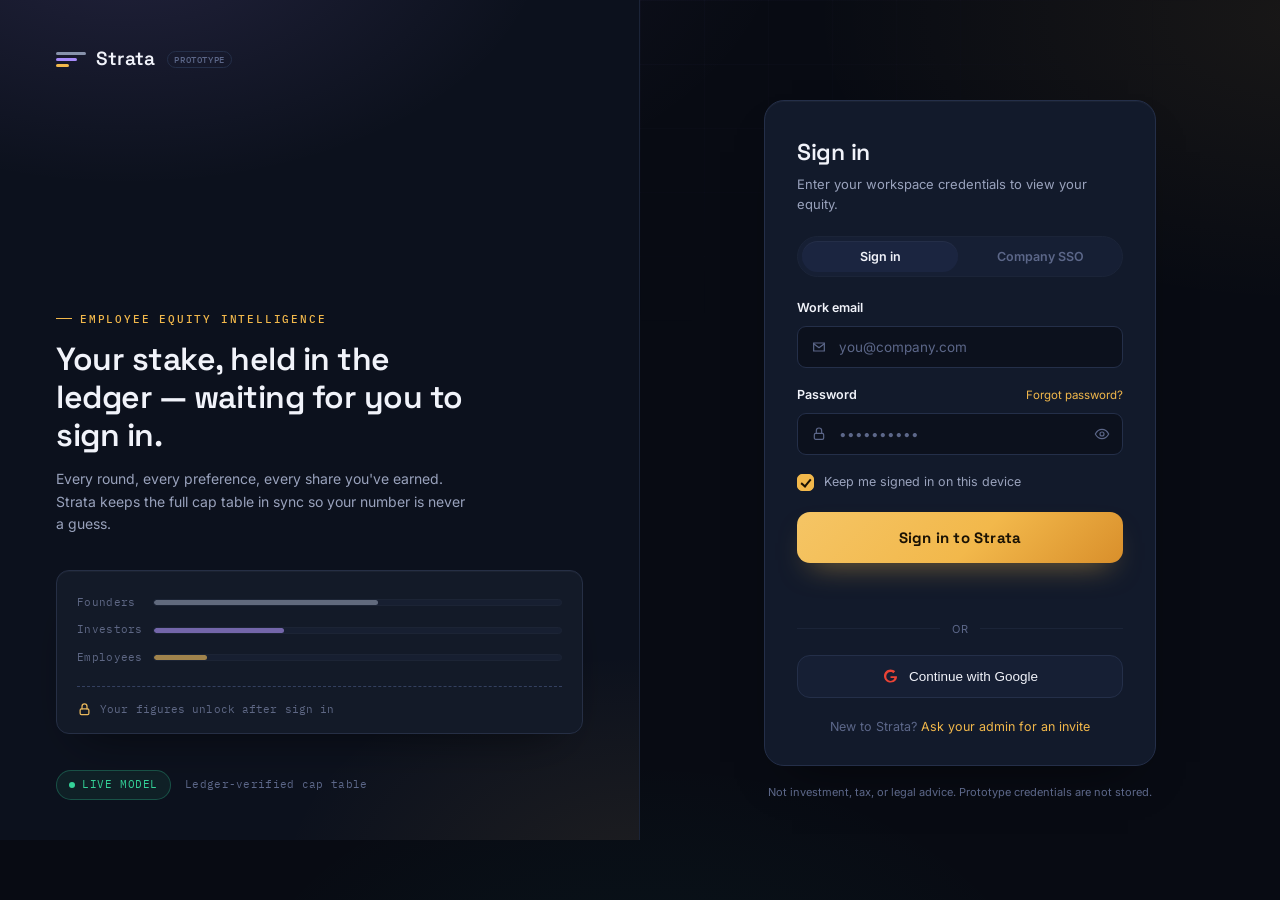
<file: index.html>
<!DOCTYPE html>
<html lang="en">
<head>
    <meta charset="UTF-8">
    <meta name="viewport" content="width=device-width, initial-scale=1.0">

    <title>Strata — Sign in</title>

    <script>
        window.location.replace("login.html");
    </script>
</head>

<body>
    <noscript>
        <p>
            JavaScript is required to access Strata.
            <a href="login.html">Continue to Sign in</a>
        </p>
    </noscript>
</body>
</html>
</file>
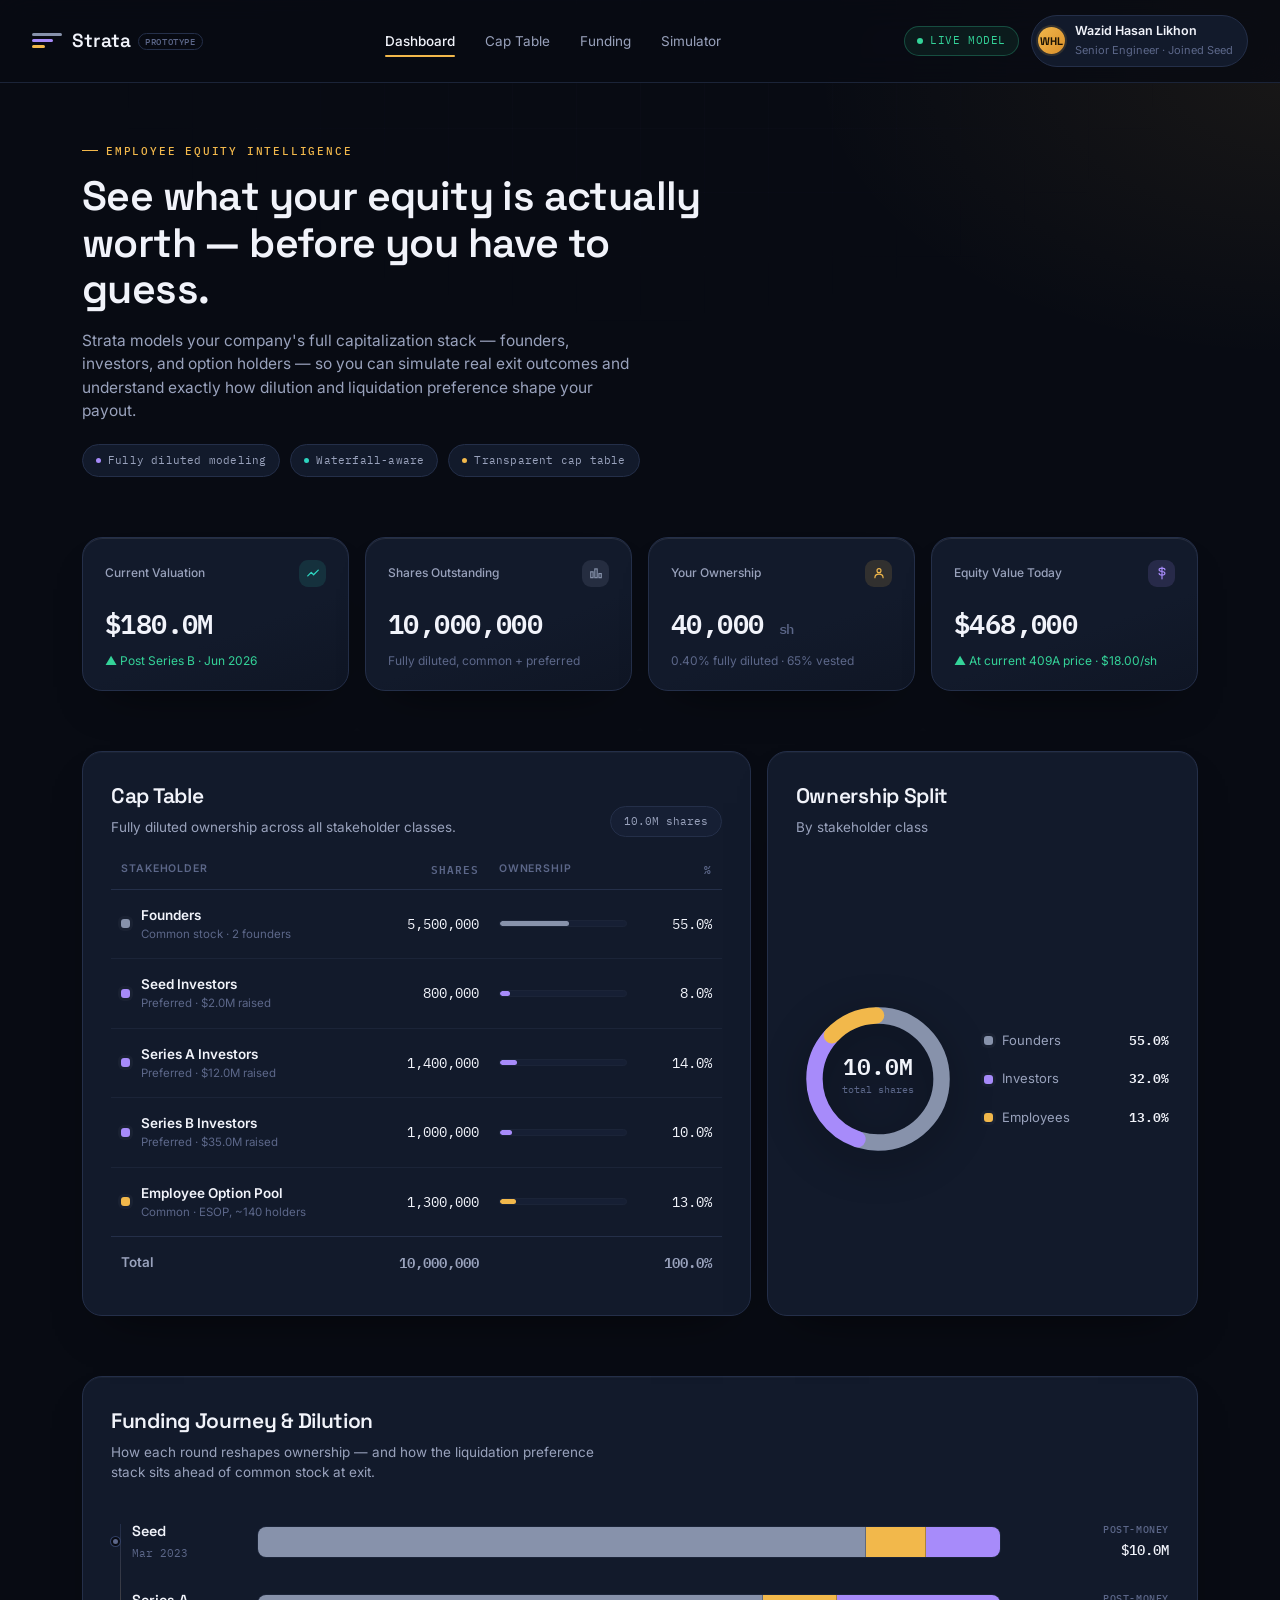
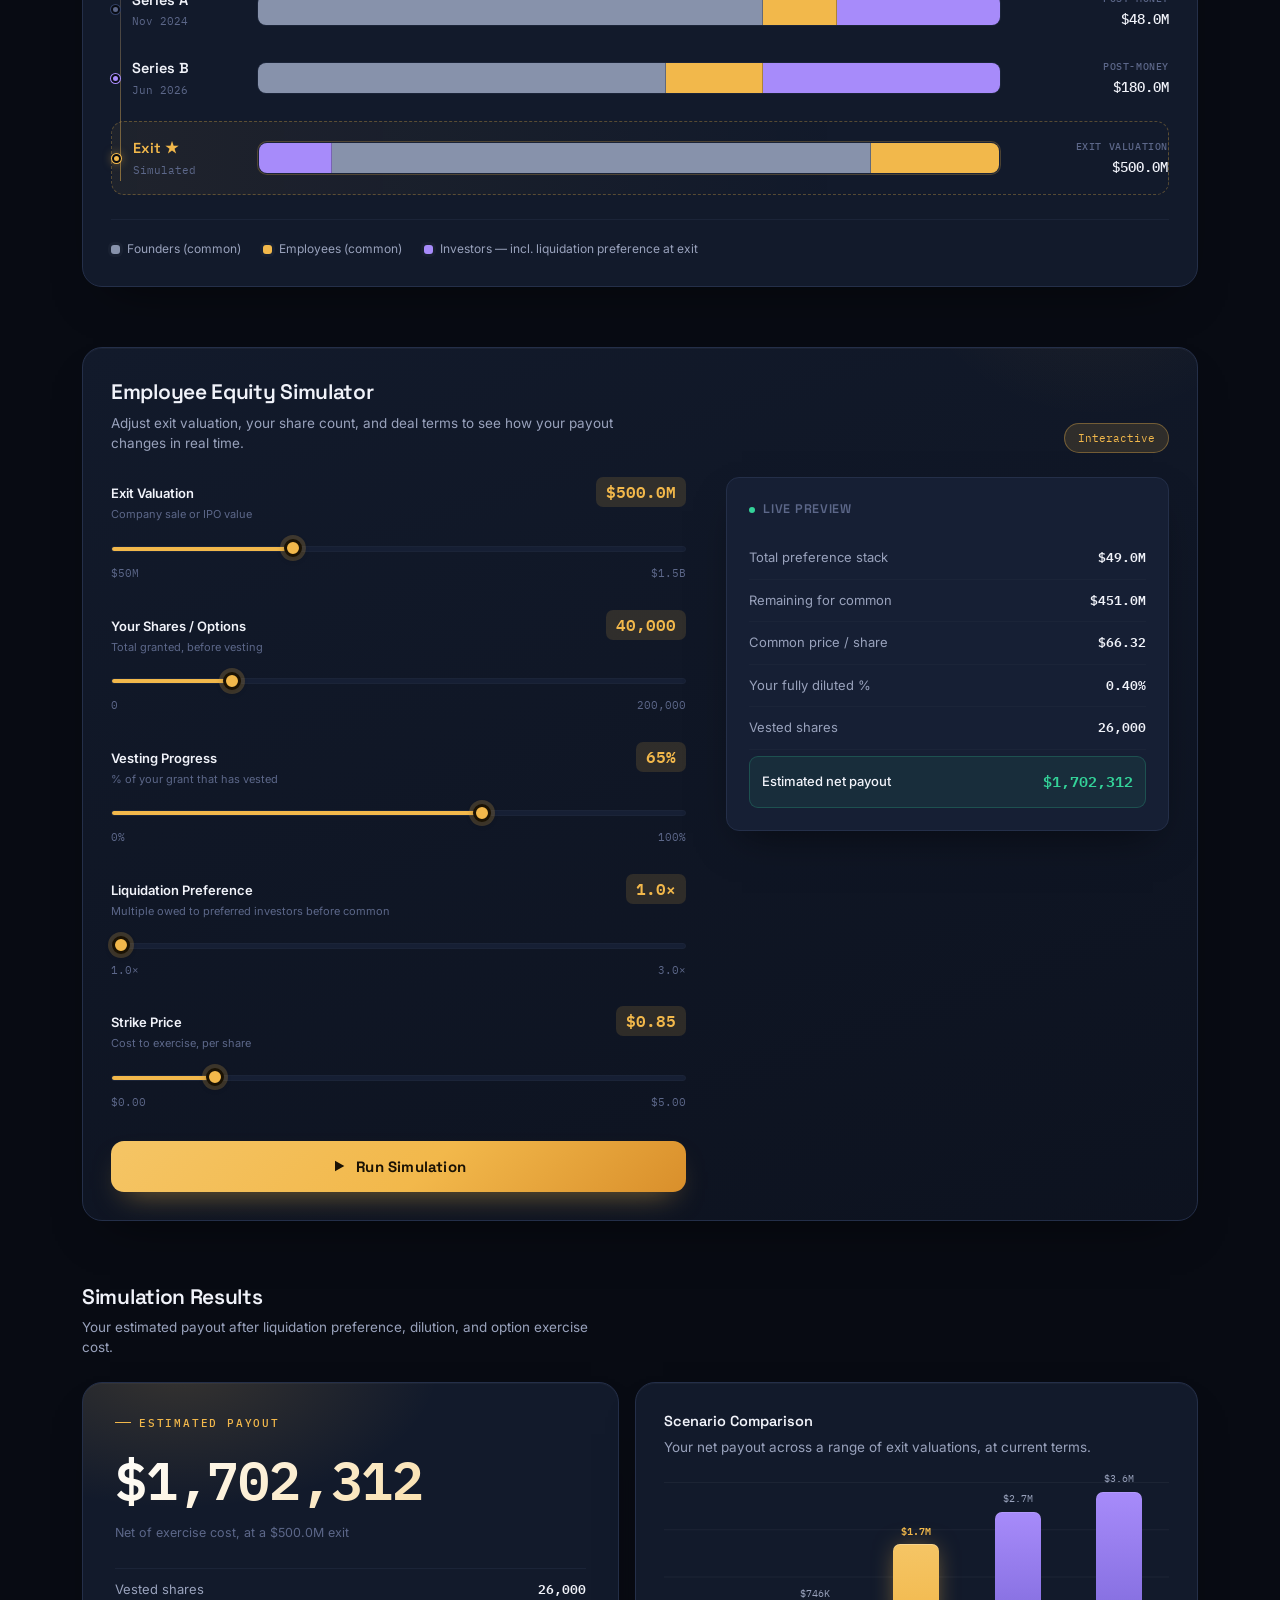
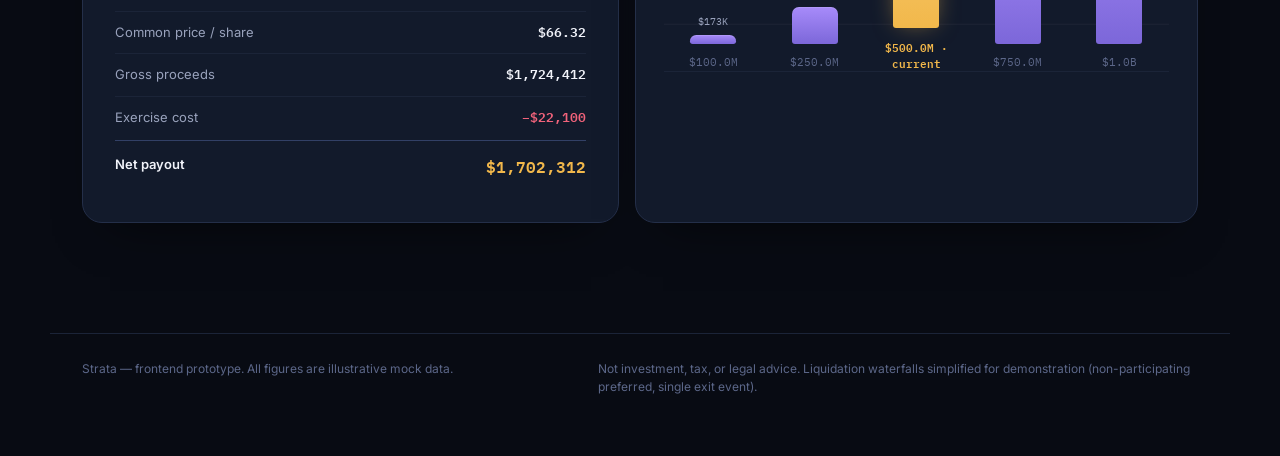
<file: dashboard.html>
<!DOCTYPE html>
<html lang="en">
<head>
<meta charset="UTF-8">
<meta name="viewport" content="width=device-width, initial-scale=1.0">

<title>Strata — Employee Equity Simulator</title>

<link rel="preconnect" href="https://fonts.googleapis.com">
<link rel="preconnect" href="https://fonts.gstatic.com" crossorigin>

<link href="https://fonts.googleapis.com/css2?family=Space+Grotesk:wght@400;500;600;700&family=Inter:wght@400;500;600;700&family=IBM+Plex+Mono:wght@400;500;600&display=swap" rel="stylesheet">

<link rel="stylesheet" href="style.css">
</head>

<body>

<div class="bg-grid" aria-hidden="true"></div>

<!-- ================= HEADER ================= -->

<header class="topbar">

  <div class="brand">
    <div class="brand-mark">
      <span></span>
      <span></span>
      <span></span>
    </div>

    <span class="brand-name">
      Strata<sup>PROTOTYPE</sup>
    </span>
  </div>

  <nav class="topnav">
    <a href="#" class="active">Dashboard</a>
    <a href="#captable-section">Cap Table</a>
    <a href="#timeline-section">Funding</a>
    <a href="#simulator-section">Simulator</a>
  </nav>

  <div class="topbar-right">

    <div class="live-chip">
      <span class="live-dot"></span>
      Live model
    </div>

    <div class="user-chip">
      <div class="avatar">WHL</div>

      <div class="who">
        <b>Wazid Hasan Likhon</b>
        <small>Senior Engineer · Joined Seed</small>
      </div>
    </div>

  </div>

</header>


<!-- ================= MAIN DASHBOARD ================= -->

<main class="dashboard">


  <!-- ================= INTRO ================= -->

  <section class="page-intro">

    <p class="eyebrow">
      Employee Equity Intelligence
    </p>

    <h1>
      See what your equity is actually worth — before you have to guess.
    </h1>

    <p class="lede">
      Strata models your company's full capitalization stack — founders,
      investors, and option holders — so you can simulate real exit
      outcomes and understand exactly how dilution and liquidation
      preference shape your payout.
    </p>

    <div class="intro-tags">

      <span class="tag">
        <i></i>
        Fully diluted modeling
      </span>

      <span class="tag">
        <i></i>
        Waterfall-aware
      </span>

      <span class="tag">
        <i></i>
        Transparent cap table
      </span>

    </div>

  </section>


  <!-- ================= SUMMARY CARDS ================= -->

  <section class="summary-grid">

    <div class="stat-card">

      <div class="label">
        Current Valuation

        <div class="icon icon-teal">
          <svg width="14" height="14" viewBox="0 0 24 24" fill="none">
            <path
              d="M3 17l6-6 4 4 8-8"
              stroke="currentColor"
              stroke-width="2.2"
              stroke-linecap="round"
              stroke-linejoin="round"
            />
          </svg>
        </div>

      </div>

      <div class="value">
        $180.0M
      </div>

      <div class="delta up">
        ▲ Post Series B · Jun 2026
      </div>

    </div>


    <div class="stat-card">

      <div class="label">
        Shares Outstanding

        <div class="icon icon-founders">

          <svg width="14" height="14" viewBox="0 0 24 24" fill="none">

            <rect
              x="3"
              y="10"
              width="4"
              height="10"
              stroke="currentColor"
              stroke-width="2"
            />

            <rect
              x="10"
              y="5"
              width="4"
              height="15"
              stroke="currentColor"
              stroke-width="2"
            />

            <rect
              x="17"
              y="13"
              width="4"
              height="7"
              stroke="currentColor"
              stroke-width="2"
            />

          </svg>

        </div>

      </div>

      <div class="value">
        10,000,000
      </div>

      <div class="delta">
        Fully diluted, common + preferred
      </div>

    </div>


    <div class="stat-card">

      <div class="label">
        Your Ownership

        <div class="icon icon-employees">

          <svg width="14" height="14" viewBox="0 0 24 24" fill="none">

            <circle
              cx="12"
              cy="8"
              r="3.4"
              stroke="currentColor"
              stroke-width="2"
            />

            <path
              d="M5 20c0-3.6 3.1-6 7-6s7 2.4 7 6"
              stroke="currentColor"
              stroke-width="2"
              stroke-linecap="round"
            />

          </svg>

        </div>

      </div>

      <div class="value">
        40,000 <span class="unit">sh</span>
      </div>

      <div class="delta">
        0.40% fully diluted · 65% vested
      </div>

    </div>


    <div class="stat-card">

      <div class="label">
        Equity Value Today

        <div class="icon icon-investors">

          <svg width="14" height="14" viewBox="0 0 24 24" fill="none">

            <path
              d="M12 2v20M17 6.5c0-2-2.2-3-5-3s-5 1.2-5 3 2.2 2.7 5 3 5 1 5 3-2.2 3-5 3-5-1-5-3"
              stroke="currentColor"
              stroke-width="2"
              stroke-linecap="round"
            />

          </svg>

        </div>

      </div>

      <div class="value" id="statEquityToday">
        $468,000
      </div>

      <div class="delta up">
        ▲ At current 409A price · $18.00/sh
      </div>

    </div>

  </section>


  <!-- ================= CAP TABLE ================= -->

  <section id="captable-section" class="grid-2col">


    <div class="card">

      <div class="section-head">

        <div>
          <h2 class="section-title">
            Cap Table
          </h2>

          <p class="section-sub">
            Fully diluted ownership across all stakeholder classes.
          </p>
        </div>

        <span class="pill">
          10.0M shares
        </span>

      </div>


      <table class="captable">

        <thead>

          <tr>

            <th>
              Stakeholder
            </th>

            <th class="num">
              Shares
            </th>

            <th style="min-width:120px;">
              Ownership
            </th>

            <th class="num">
              %
            </th>

          </tr>

        </thead>


        <tbody>


          <!-- FOUNDERS -->

          <tr>

            <td>

              <div class="stakeholder">

                <span
                  class="swatch"
                  style="background:var(--founders)"
                ></span>

                <div>

                  <div class="name">
                    Founders
                  </div>

                  <div class="sub">
                    Common stock · 2 founders
                  </div>

                </div>

              </div>

            </td>

            <td class="num">
              5,500,000
            </td>

            <td>

              <div class="bar-cell">

                <div class="mini-bar">

                  <i
                    style="width:55%; background:var(--founders)"
                  ></i>

                </div>

              </div>

            </td>

            <td class="num">
              55.0%
            </td>

          </tr>


          <!-- SEED -->

          <tr>

            <td>

              <div class="stakeholder">

                <span
                  class="swatch"
                  style="background:var(--investors)"
                ></span>

                <div>

                  <div class="name">
                    Seed Investors
                  </div>

                  <div class="sub">
                    Preferred · $2.0M raised
                  </div>

                </div>

              </div>

            </td>

            <td class="num">
              800,000
            </td>

            <td>

              <div class="bar-cell">

                <div class="mini-bar">

                  <i
                    style="width:8%; background:var(--investors)"
                  ></i>

                </div>

              </div>

            </td>

            <td class="num">
              8.0%
            </td>

          </tr>


          <!-- SERIES A -->

          <tr>

            <td>

              <div class="stakeholder">

                <span
                  class="swatch"
                  style="background:var(--investors)"
                ></span>

                <div>

                  <div class="name">
                    Series A Investors
                  </div>

                  <div class="sub">
                    Preferred · $12.0M raised
                  </div>

                </div>

              </div>

            </td>

            <td class="num">
              1,400,000
            </td>

            <td>

              <div class="bar-cell">

                <div class="mini-bar">

                  <i
                    style="width:14%; background:var(--investors)"
                  ></i>

                </div>

              </div>

            </td>

            <td class="num">
              14.0%
            </td>

          </tr>


          <!-- SERIES B -->

          <tr>

            <td>

              <div class="stakeholder">

                <span
                  class="swatch"
                  style="background:var(--investors)"
                ></span>

                <div>

                  <div class="name">
                    Series B Investors
                  </div>

                  <div class="sub">
                    Preferred · $35.0M raised
                  </div>

                </div>

              </div>

            </td>

            <td class="num">
              1,000,000
            </td>

            <td>

              <div class="bar-cell">

                <div class="mini-bar">

                  <i
                    style="width:10%; background:var(--investors)"
                  ></i>

                </div>

              </div>

            </td>

            <td class="num">
              10.0%
            </td>

          </tr>


          <!-- EMPLOYEE POOL -->

          <tr>

            <td>

              <div class="stakeholder">

                <span
                  class="swatch"
                  style="background:var(--employees)"
                ></span>

                <div>

                  <div class="name">
                    Employee Option Pool
                  </div>

                  <div class="sub">
                    Common · ESOP, ~140 holders
                  </div>

                </div>

              </div>

            </td>

            <td class="num">
              1,300,000
            </td>

            <td>

              <div class="bar-cell">

                <div class="mini-bar">

                  <i
                    style="width:13%; background:var(--employees)"
                  ></i>

                </div>

              </div>

            </td>

            <td class="num">
              13.0%
            </td>

          </tr>


        </tbody>


        <tfoot>

          <tr>

            <td>
              Total
            </td>

            <td class="num">
              10,000,000
            </td>

            <td></td>

            <td class="num">
              100.0%
            </td>

          </tr>

        </tfoot>

      </table>

    </div>


    <!-- ================= OWNERSHIP SPLIT ================= -->

    <div class="card chart-card">

      <div class="section-head">

        <div>

          <h2 class="section-title">
            Ownership Split
          </h2>

          <p class="section-sub">
            By stakeholder class
          </p>

        </div>

      </div>


      <div class="donut-wrap">

        <svg
          width="164"
          height="164"
          viewBox="0 0 160 160"
          class="donut-svg"
        >

          <g transform="rotate(-90 80 80)">

            <circle
              cx="80"
              cy="80"
              r="62"
              fill="none"
              stroke="var(--surface-2)"
              stroke-width="16"
            />

            <circle
              class="donut-seg"
              cx="80"
              cy="80"
              r="62"
              fill="none"
              stroke="var(--founders)"
              stroke-width="16"
              stroke-dasharray="212.9 389.6"
              stroke-dashoffset="0"
              stroke-linecap="round"
            />

            <circle
              class="donut-seg"
              cx="80"
              cy="80"
              r="62"
              fill="none"
              stroke="var(--investors)"
              stroke-width="16"
              stroke-dasharray="121.8 389.6"
              stroke-dashoffset="-214.9"
              stroke-linecap="round"
            />

            <circle
              class="donut-seg"
              cx="80"
              cy="80"
              r="62"
              fill="none"
              stroke="var(--employees)"
              stroke-width="16"
              stroke-dasharray="48.3 389.6"
              stroke-dashoffset="-338.7"
              stroke-linecap="round"
            />

          </g>


          <text
            x="80"
            y="76"
            text-anchor="middle"
            class="donut-center-label"
            fill="var(--text-1)"
            font-size="22"
            font-weight="600"
          >
            10.0M
          </text>

          <text
            x="80"
            y="94"
            text-anchor="middle"
            class="donut-center-label"
            fill="var(--text-3)"
            font-size="10"
          >
            total shares
          </text>

        </svg>


        <div class="legend">

          <div class="legend-row">

            <span class="name">
              <span
                class="swatch"
                style="background:var(--founders)"
              ></span>

              Founders
            </span>

            <span class="pct">
              55.0%
            </span>

          </div>


          <div class="legend-row">

            <span class="name">

              <span
                class="swatch"
                style="background:var(--investors)"
              ></span>

              Investors

            </span>

            <span class="pct">
              32.0%
            </span>

          </div>


          <div class="legend-row">

            <span class="name">

              <span
                class="swatch"
                style="background:var(--employees)"
              ></span>

              Employees

            </span>

            <span class="pct">
              13.0%
            </span>

          </div>

        </div>

      </div>

    </div>

  </section>


  <!-- ================= FUNDING JOURNEY ================= -->

  <section
    id="timeline-section"
    class="card"
  >

    <div class="section-head">

      <div>

        <h2 class="section-title">
          Funding Journey &amp; Dilution
        </h2>

        <p class="section-sub">
          How each round reshapes ownership — and how the liquidation
          preference stack sits ahead of common stock at exit.
        </p>

      </div>

    </div>


    <div class="strata-rows">


      <!-- SEED -->

      <div
        class="strata-row"
        data-stage="seed"
      >

        <div class="stage">

          <span class="stage-dot"></span>

          <div>

            <div class="stage-name">
              Seed
            </div>

            <div class="stage-date">
              Mar 2023
            </div>

          </div>

        </div>


        <div class="stack-bar">

          <div
            class="seg"
            style="width:82%; background:var(--founders)"
          ></div>

          <div
            class="seg"
            style="width:8%; background:var(--employees)"
          ></div>

          <div
            class="seg"
            style="width:10%; background:var(--investors)"
          ></div>

        </div>


        <div class="valuation">

          <span class="val-label">
            Post-money
          </span>

          $10.0M

        </div>

      </div>


      <!-- SERIES A -->

      <div
        class="strata-row"
        data-stage="seriesA"
      >

        <div class="stage">

          <span class="stage-dot"></span>

          <div>

            <div class="stage-name">
              Series A
            </div>

            <div class="stage-date">
              Nov 2024
            </div>

          </div>

        </div>


        <div class="stack-bar">

          <div
            class="seg"
            style="width:68%; background:var(--founders)"
          ></div>

          <div
            class="seg"
            style="width:10%; background:var(--employees)"
          ></div>

          <div
            class="seg"
            style="width:22%; background:var(--investors)"
          ></div>

        </div>


        <div class="valuation">

          <span class="val-label">
            Post-money
          </span>

          $48.0M

        </div>

      </div>


      <!-- SERIES B -->

      <div
        class="strata-row"
        data-stage="seriesB"
      >

        <div class="stage">

          <span class="stage-dot"></span>

          <div>

            <div class="stage-name">
              Series B
            </div>

            <div class="stage-date">
              Jun 2026
            </div>

          </div>

        </div>


        <div class="stack-bar">

          <div
            class="seg"
            style="width:55%; background:var(--founders)"
          ></div>

          <div
            class="seg"
            style="width:13%; background:var(--employees)"
          ></div>

          <div
            class="seg"
            style="width:32%; background:var(--investors)"
          ></div>

        </div>


        <div class="valuation">

          <span class="val-label">
            Post-money
          </span>

          $180.0M

        </div>

      </div>


      <!-- EXIT -->

      <div
        class="strata-row exit-row"
        data-stage="exit"
      >

        <div class="stage">

          <span class="stage-dot exit-dot"></span>

          <div>

            <div class="stage-name">
              Exit ★
            </div>

            <div class="stage-date">
              Simulated
            </div>

          </div>

        </div>


        <div
          class="stack-bar"
          id="exitStackBar"
        >

          <div
            class="seg"
            id="exitSegPref"
            style="width:9.8%; background:var(--investors)"
          ></div>

          <div
            class="seg"
            id="exitSegFounders"
            style="width:73.9%; background:var(--founders)"
          ></div>

          <div
            class="seg"
            id="exitSegEmployees"
            style="width:16.3%; background:var(--employees)"
          ></div>

        </div>


        <div class="valuation">

          <span class="val-label">
            Exit valuation
          </span>

          <span id="exitStageVal">
            $500.0M
          </span>

        </div>

      </div>

    </div>


    <div class="strata-legend">

      <span class="name">

        <span
          class="swatch"
          style="background:var(--founders)"
        ></span>

        Founders (common)

      </span>


      <span class="name">

        <span
          class="swatch"
          style="background:var(--employees)"
        ></span>

        Employees (common)

      </span>


      <span class="name">

        <span
          class="swatch"
          style="background:var(--investors)"
        ></span>

        Investors — incl. liquidation preference at exit

      </span>

    </div>

  </section>


  <!-- ================= EMPLOYEE EQUITY SIMULATOR ================= -->

  <section
    id="simulator-section"
    class="card simulator-card"
  >

    <div class="section-head">

      <div>

        <h2 class="section-title">
          Employee Equity Simulator
        </h2>

        <p class="section-sub">
          Adjust exit valuation, your share count, and deal terms
          to see how your payout changes in real time.
        </p>

      </div>

      <span class="pill pill-accent">
        Interactive
      </span>

    </div>


    <div class="simulator-grid">


      <!-- INPUTS -->

      <div class="simulator-inputs">


        <!-- EXIT VALUATION -->

        <div class="field">

          <div class="field-top">

            <div>

              <label for="exitValInput">
                Exit Valuation
              </label>

              <div class="field-hint">
                Company sale or IPO value
              </div>

            </div>

            <div
              class="field-value"
              id="exitValDisplay"
            >
              $500.0M
            </div>

          </div>


          <input
            type="range"
            id="exitValInput"
            min="50000000"
            max="1500000000"
            step="10000000"
            value="500000000"
          >

          <div class="range-scale">
            <span>$50M</span>
            <span>$1.5B</span>
          </div>

        </div>


        <!-- SHARES -->

        <div class="field">

          <div class="field-top">

            <div>

              <label for="sharesInput">
                Your Shares / Options
              </label>

              <div class="field-hint">
                Total granted, before vesting
              </div>

            </div>

            <div
              class="field-value"
              id="sharesDisplay"
            >
              40,000
            </div>

          </div>


          <input
            type="range"
            id="sharesInput"
            min="0"
            max="200000"
            step="1000"
            value="40000"
          >

          <div class="range-scale">
            <span>0</span>
            <span>200,000</span>
          </div>

        </div>


        <!-- VESTING -->

        <div class="field">

          <div class="field-top">

            <div>

              <label for="vestingInput">
                Vesting Progress
              </label>

              <div class="field-hint">
                % of your grant that has vested
              </div>

            </div>

            <div
              class="field-value"
              id="vestingDisplay"
            >
              65%
            </div>

          </div>


          <input
            type="range"
            id="vestingInput"
            min="0"
            max="100"
            step="5"
            value="65"
          >

          <div class="range-scale">
            <span>0%</span>
            <span>100%</span>
          </div>

        </div>


        <!-- LIQUIDATION PREFERENCE -->

        <div class="field">

          <div class="field-top">

            <div>

              <label for="prefInput">
                Liquidation Preference
              </label>

              <div class="field-hint">
                Multiple owed to preferred investors before common
              </div>

            </div>

            <div
              class="field-value"
              id="prefDisplay"
            >
              1.0×
            </div>

          </div>


          <input
            type="range"
            id="prefInput"
            min="1"
            max="3"
            step="0.5"
            value="1"
          >

          <div class="range-scale">
            <span>1.0×</span>
            <span>3.0×</span>
          </div>

        </div>


        <!-- STRIKE PRICE -->

        <div class="field">

          <div class="field-top">

            <div>

              <label for="strikeInput">
                Strike Price
              </label>

              <div class="field-hint">
                Cost to exercise, per share
              </div>

            </div>

            <div
              class="field-value"
              id="strikeDisplay"
            >
              $0.85
            </div>

          </div>


          <input
            type="range"
            id="strikeInput"
            min="0"
            max="5"
            step="0.05"
            value="0.85"
          >

          <div class="range-scale">
            <span>$0.00</span>
            <span>$5.00</span>
          </div>

        </div>


        <!-- RUN SIMULATION BUTTON -->

        <button
          class="run-btn"
          id="runSimBtn"
        >

          <svg
            viewBox="0 0 24 24"
            fill="none"
          >

            <path
              d="M6 4l14 8-14 8V4z"
              fill="#1a1204"
            />

          </svg>

          Run Simulation

        </button>

      </div>


      <!-- ================= LIVE PREVIEW ================= -->

      <div class="preview-panel">

        <h4>

          <span class="pulse-dot"></span>

          Live Preview

        </h4>


        <div class="preview-row">

          <span class="k">
            Total preference stack
          </span>

          <span
            class="v"
            id="prevPrefStack"
          >
            $49.0M
          </span>

        </div>


        <div class="preview-row">

          <span class="k">
            Remaining for common
          </span>

          <span
            class="v"
            id="prevRemaining"
          >
            $451.0M
          </span>

        </div>


        <div class="preview-row">

          <span class="k">
            Common price / share
          </span>

          <span
            class="v"
            id="prevPrice"
          >
            $66.32
          </span>

        </div>


        <div class="preview-row">

          <span class="k">
            Your fully diluted %
          </span>

          <span
            class="v"
            id="prevPct"
          >
            0.40%
          </span>

        </div>


        <div class="preview-row">

          <span class="k">
            Vested shares
          </span>

          <span
            class="v"
            id="prevVested"
          >
            26,000
          </span>

        </div>


        <!-- CORRECTED DEFAULT PAYOUT -->

        <div class="preview-row preview-highlight">

          <span class="k">
            Estimated net payout
          </span>

          <span
            class="v pos"
            id="prevPayout"
          >
            $1,702,312
          </span>

        </div>

      </div>

    </div>

  </section>


  <!-- ================= SIMULATION RESULTS ================= -->

  <section id="results-section">

    <div class="section-head">

      <div>

        <h2 class="section-title">
          Simulation Results
        </h2>

        <p class="section-sub">
          Your estimated payout after liquidation preference,
          dilution, and option exercise cost.
        </p>

      </div>

    </div>


    <div class="results-grid">


      <!-- RESULT HERO -->

      <div class="result-hero">

        <div>

          <p class="eyebrow">
            Estimated Payout
          </p>


          <!-- CORRECTED DEFAULT PAYOUT -->

          <div
            class="payout"
            id="finalPayout"
          >
            $1,702,312
          </div>


          <div class="payout-sub">
            Net of exercise cost, at a $500.0M exit
          </div>

        </div>


        <div class="breakdown-list">


          <!-- VESTED SHARES -->

          <div class="breakdown-row">

            <span class="k">
              Vested shares
            </span>

            <span
              class="v"
              id="brVested"
            >
              26,000
            </span>

          </div>


          <!-- PRICE PER SHARE -->

          <div class="breakdown-row">

            <span class="k">
              Common price / share
            </span>

            <span
              class="v"
              id="brPrice"
            >
              $66.32
            </span>

          </div>


          <!-- CORRECTED GROSS PROCEEDS -->

          <div class="breakdown-row">

            <span class="k">
              Gross proceeds
            </span>

            <span
              class="v"
              id="brGross"
            >
              $1,724,412
            </span>

          </div>


          <!-- EXERCISE COST -->

          <div class="breakdown-row">

            <span class="k">
              Exercise cost
            </span>

            <span
              class="v neg"
              id="brExercise"
            >
              −$22,100
            </span>

          </div>


          <!-- CORRECTED NET PAYOUT -->

          <div class="breakdown-row total">

            <span class="k">
              Net payout
            </span>

            <span
              class="v"
              id="brNet"
            >
              $1,702,312
            </span>

          </div>


        </div>

      </div>


      <!-- ================= SCENARIO COMPARISON ================= -->

      <div class="card scenario-card">

        <h3>
          Scenario Comparison
        </h3>

        <p class="section-sub">
          Your net payout across a range of exit valuations,
          at current terms.
        </p>

        <div
          class="scenario-chart"
          id="scenarioChart"
        ></div>

      </div>

    </div>

  </section>


</main>


<!-- ================= FOOTER ================= -->

<footer>

  <span>
    Strata — frontend prototype.
    All figures are illustrative mock data.
  </span>

  <span class="disclaimer">
    Not investment, tax, or legal advice.
    Liquidation waterfalls simplified for demonstration
    (non-participating preferred, single exit event).
  </span>

</footer>


<!-- ================= JAVASCRIPT ================= -->

<script src="script.js"></script>

</body>
</html>
</file>
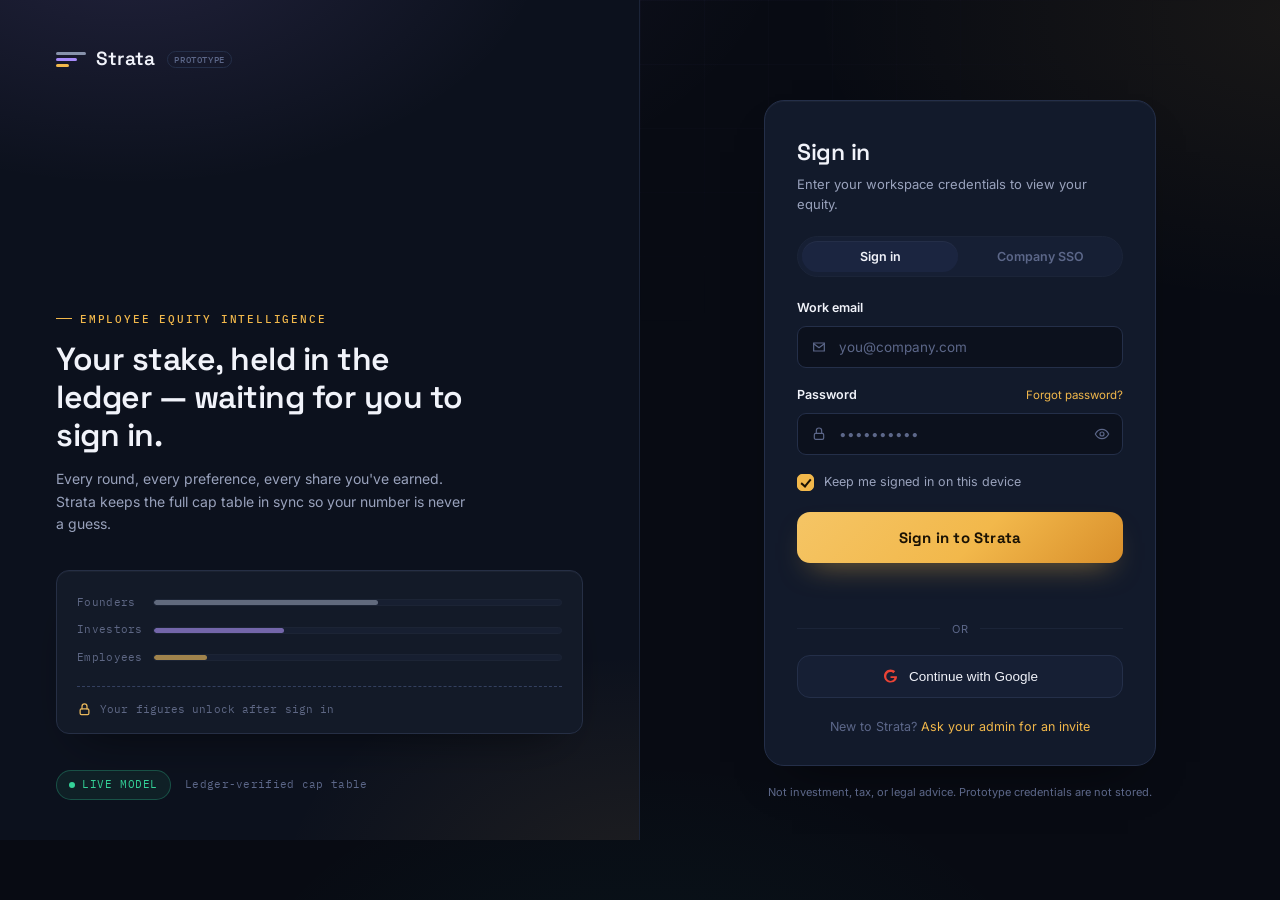
<file: login.html>
<!DOCTYPE html>
<html lang="en">

<head>
    <meta charset="UTF-8">
    <meta name="viewport" content="width=device-width, initial-scale=1.0">

    <title>Sign in — Strata</title>

    <link rel="preconnect" href="https://fonts.googleapis.com">
    <link rel="preconnect" href="https://fonts.gstatic.com" crossorigin>

    <link
        href="https://fonts.googleapis.com/css2?family=Space+Grotesk:wght@400;500;600;700&family=Inter:wght@400;500;600;700&family=IBM+Plex+Mono:wght@400;500;600&display=swap"
        rel="stylesheet"
    >

    <link rel="stylesheet" href="style.css">
    <link rel="stylesheet" href="login.css">
</head>

<body class="login-body">

    <div class="bg-grid" aria-hidden="true"></div>

    <div class="login-shell">

        <!-- ================= LEFT PANEL ================= -->

        <section class="login-side">

            <div class="brand">

                <div class="brand-mark">
                    <span></span>
                    <span></span>
                    <span></span>
                </div>

                <span class="brand-name">
                    Strata
                    <sup>PROTOTYPE</sup>
                </span>

            </div>


            <div class="login-side-copy">

                <p class="eyebrow">
                    Employee Equity Intelligence
                </p>

                <h1>
                    Your stake, held in the ledger — waiting for you to sign in.
                </h1>

                <p class="lede">
                    Every round, every preference, every share you've earned.
                    Strata keeps the full cap table in sync so your number is
                    never a guess.
                </p>

            </div>


            <!-- Locked ledger preview -->

            <div class="ledger-peek" aria-hidden="true">

                <div class="ledger-peek-row">

                    <span class="lp-label">
                        Founders
                    </span>

                    <div class="lp-bar">
                        <i
                            style="width:55%; background:var(--founders);"
                        ></i>
                    </div>

                </div>


                <div class="ledger-peek-row">

                    <span class="lp-label">
                        Investors
                    </span>

                    <div class="lp-bar">
                        <i
                            style="width:32%; background:var(--investors);"
                        ></i>
                    </div>

                </div>


                <div class="ledger-peek-row">

                    <span class="lp-label">
                        Employees
                    </span>

                    <div class="lp-bar">
                        <i
                            style="width:13%; background:var(--employees);"
                        ></i>
                    </div>

                </div>


                <div class="ledger-peek-lock">

                    <svg
                        width="15"
                        height="15"
                        viewBox="0 0 24 24"
                        fill="none"
                    >
                        <rect
                            x="5"
                            y="11"
                            width="14"
                            height="9"
                            rx="2"
                            stroke="currentColor"
                            stroke-width="2"
                        />

                        <path
                            d="M8 11V7a4 4 0 018 0v4"
                            stroke="currentColor"
                            stroke-width="2"
                            stroke-linecap="round"
                        />
                    </svg>

                    <span>
                        Your figures unlock after sign in
                    </span>

                </div>

            </div>


            <div class="login-side-foot">

                <div class="live-chip">
                    <span class="live-dot"></span>
                    Live model
                </div>

                <span class="login-side-foot-note">
                    Ledger-verified cap table
                </span>

            </div>

        </section>


        <!-- ================= RIGHT LOGIN PANEL ================= -->

        <section class="login-main">

            <div class="login-card">


                <!-- Header -->

                <div class="login-card-head">

                    <h2>
                        Sign in
                    </h2>

                    <p>
                        Enter your workspace credentials to view your equity.
                    </p>

                </div>


                <!-- Login tabs -->

                <div
                    class="login-tabs"
                    role="tablist"
                >

                    <button
                        type="button"
                        class="login-tab active"
                        id="tabSignin"
                        role="tab"
                        aria-selected="true"
                    >
                        Sign in
                    </button>


                    <button
                        type="button"
                        class="login-tab"
                        id="tabSSO"
                        role="tab"
                        aria-selected="false"
                    >
                        Company SSO
                    </button>

                </div>


                <!-- Login Form -->

                <form
                    id="loginForm"
                    class="login-form"
                    novalidate
                >


                    <!-- Email -->

                    <div
                        class="l-field"
                        id="fieldEmail"
                    >

                        <label for="emailInput">
                            Work email
                        </label>


                        <div class="l-input-wrap">

                            <svg
                                class="l-input-icon"
                                width="16"
                                height="16"
                                viewBox="0 0 24 24"
                                fill="none"
                            >
                                <path
                                    d="M4 6h16v12H4z"
                                    stroke="currentColor"
                                    stroke-width="1.8"
                                />

                                <path
                                    d="M4 7l8 6 8-6"
                                    stroke="currentColor"
                                    stroke-width="1.8"
                                    stroke-linecap="round"
                                    stroke-linejoin="round"
                                />
                            </svg>


                            <input
                                type="email"
                                id="emailInput"
                                name="email"
                                placeholder="you@company.com"
                                autocomplete="username"
                                required
                            >

                        </div>


                        <span
                            class="l-error"
                            id="errEmail"
                        >
                            Enter a valid work email.
                        </span>

                    </div>


                    <!-- Password -->

                    <div
                        class="l-field"
                        id="fieldPassword"
                    >

                        <div class="l-label-row">

                            <label for="passwordInput">
                                Password
                            </label>


                            <a
                                href="#"
                                class="l-forgot"
                                id="forgotLink"
                            >
                                Forgot password?
                            </a>

                        </div>


                        <div class="l-input-wrap">

                            <svg
                                class="l-input-icon"
                                width="16"
                                height="16"
                                viewBox="0 0 24 24"
                                fill="none"
                            >
                                <rect
                                    x="5"
                                    y="11"
                                    width="14"
                                    height="9"
                                    rx="2"
                                    stroke="currentColor"
                                    stroke-width="1.8"
                                />

                                <path
                                    d="M8 11V7a4 4 0 018 0v4"
                                    stroke="currentColor"
                                    stroke-width="1.8"
                                    stroke-linecap="round"
                                />
                            </svg>


                            <input
                                type="password"
                                id="passwordInput"
                                name="password"
                                placeholder="••••••••••"
                                autocomplete="current-password"
                                minlength="8"
                                required
                            >


                            <button
                                type="button"
                                class="l-eye"
                                id="toggleVis"
                                aria-label="Show password"
                            >

                                <svg
                                    width="16"
                                    height="16"
                                    viewBox="0 0 24 24"
                                    fill="none"
                                >

                                    <path
                                        d="M2 12s3.6-7 10-7 10 7 10 7-3.6 7-10 7-10-7-10-7z"
                                        stroke="currentColor"
                                        stroke-width="1.8"
                                    />

                                    <circle
                                        cx="12"
                                        cy="12"
                                        r="3"
                                        stroke="currentColor"
                                        stroke-width="1.8"
                                    />

                                </svg>

                            </button>

                        </div>


                        <span
                            class="l-error"
                            id="errPassword"
                        >
                            Password must be at least 8 characters.
                        </span>

                    </div>


                    <!-- Remember me -->

                    <label class="l-check">

                        <input
                            type="checkbox"
                            id="rememberInput"
                            checked
                        >

                        <span class="l-check-box"></span>

                        <span class="l-check-label">
                            Keep me signed in on this device
                        </span>

                    </label>


                    <!-- Submit -->

                    <button
                        type="submit"
                        class="run-btn login-submit"
                        id="submitBtn"
                    >

                        <span class="login-submit-label">
                            Sign in to Strata
                        </span>


                        <svg
                            class="login-spinner"
                            width="16"
                            height="16"
                            viewBox="0 0 24 24"
                            fill="none"
                        >

                            <circle
                                cx="12"
                                cy="12"
                                r="9"
                                stroke="#1a1204"
                                stroke-width="2.4"
                                stroke-linecap="round"
                                stroke-dasharray="42"
                                stroke-dashoffset="10"
                            />

                        </svg>

                    </button>


                    <!-- Login status -->

                    <div
                        class="login-status"
                        id="loginStatus"
                        role="status"
                        aria-live="polite"
                    ></div>

                </form>


                <!-- Divider -->

                <div class="login-divider">
                    <span>or</span>
                </div>


                <!-- Google -->

                <button
                    type="button"
                    class="login-google"
                    id="googleLoginBtn"
                >

                    <svg
                        width="17"
                        height="17"
                        viewBox="0 0 24 24"
                    >

                        <path
                            fill="#EA4335"
                            d="M12 10.2v3.9h5.5c-.24 1.4-1.7 4.1-5.5 4.1-3.3 0-6-2.7-6-6.2s2.7-6.2 6-6.2c1.9 0 3.2.8 3.9 1.5l2.7-2.6C16.9 3 14.7 2 12 2 6.9 2 2.8 6.1 2.8 11.2S6.9 20.4 12 20.4c6.9 0 9.1-4.9 9.1-7.4 0-.5-.1-.9-.1-1.3H12z"
                        />

                    </svg>

                    Continue with Google

                </button>


                <!-- Invite -->

                <p class="login-signup">

                    New to Strata?

                    <a
                        href="#"
                        id="inviteLink"
                    >
                        Ask your admin for an invite
                    </a>

                </p>

            </div>


            <!-- Legal -->

            <p class="login-legal">
                Not investment, tax, or legal advice.
                Prototype credentials are not stored.
            </p>

        </section>

    </div>


    <!-- Login JavaScript -->

    <script src="login.js"></script>

</body>
</html>
</file>
<file: style.css>
:root{
    --bg:#080b13;
    --bg-elevated:#0c111d;
    --surface:#121a2b;
    --surface-2:#161f34;
    --surface-hover:#1b2540;
    --border:#242f49;
    --border-soft:#1b2438;
    --border-strong:#324066;
    --text-1:#f1f3fa;
    --text-2:#99a2bc;
    --text-3:#5c6789;

    --founders:#8792ab;
    --founders-soft:rgba(135,146,171,0.16);
    --investors:#a78bfa;
    --investors-soft:rgba(167,139,250,0.14);
    --employees:#f2b84b;
    --employees-soft:rgba(242,184,75,0.14);

    --positive:#34d399;
    --negative:#f2637b;
    --teal:#2dd4bf;

    --radius-lg:20px;
    --radius-md:13px;
    --radius-sm:9px;
    --radius-pill:100px;

    --shadow-card: 0 1px 0 rgba(255,255,255,0.035) inset, 0 24px 48px -28px rgba(0,0,0,0.65);
    --shadow-card-hover: 0 1px 0 rgba(255,255,255,0.05) inset, 0 30px 60px -24px rgba(0,0,0,0.72);
    --shadow-pop: 0 18px 40px -16px rgba(0,0,0,0.55);

    --font-display:'Space Grotesk', sans-serif;
    --font-body:'Inter', sans-serif;
    --font-mono:'IBM Plex Mono', monospace;

    --ease-out: cubic-bezier(.16,1,.3,1);
  }

  *{ box-sizing:border-box; margin:0; padding:0; }

  html{ scroll-behavior:smooth; overflow-x:hidden; }

  body{
    position:relative;
    background:
      radial-gradient(1100px 560px at 12% -8%, rgba(167,139,250,0.10), transparent 58%),
      radial-gradient(900px 520px at 102% 2%, rgba(242,184,75,0.07), transparent 55%),
      radial-gradient(700px 460px at 50% 115%, rgba(45,212,191,0.05), transparent 60%),
      var(--bg);
    color:var(--text-1);
    font-family:var(--font-body);
    line-height:1.5;
    min-height:100vh;
    overflow-x:hidden;
    -webkit-font-smoothing:antialiased;
    text-rendering:optimizeLegibility;
  }

  ::selection{ background:rgba(242,184,75,0.3); color:#1a1204; }

  a{ color:inherit; }

  .num{ font-family:var(--font-mono); font-variant-numeric:tabular-nums; }

  :focus-visible{ outline:2px solid var(--employees); outline-offset:3px; border-radius:4px; }

  @media (prefers-reduced-motion: reduce){
    *{ animation-duration:0.001ms !important; transition-duration:0.001ms !important; scroll-behavior:auto !important; }
  }

  .bg-grid{
    position:fixed; inset:0; z-index:0; pointer-events:none;
    background-image:
      linear-gradient(rgba(167,139,250,0.05) 1px, transparent 1px),
      linear-gradient(90deg, rgba(167,139,250,0.045) 1px, transparent 1px);
    background-size: 64px 64px;
    -webkit-mask-image: radial-gradient(ellipse 900px 520px at 50% 0%, black, transparent 70%);
    mask-image: radial-gradient(ellipse 900px 520px at 50% 0%, black, transparent 70%);
    opacity:0.6;
  }

  header, main, footer{ position:relative; z-index:1; }

  .topbar{
    position:sticky; top:0; z-index:50;
    display:flex; align-items:center; justify-content:space-between;
    padding:15px 32px;
    background:rgba(8,11,19,0.78);
    backdrop-filter:blur(16px) saturate(140%);
    border-bottom:1px solid var(--border-soft);
  }
  .brand{ display:flex; align-items:center; gap:10px; }
  .brand-mark{ width:30px; height:30px; display:flex; flex-direction:column; gap:3px; justify-content:center; }
  .brand-mark span{ display:block; height:3px; border-radius:2px; }
  .brand-mark span:nth-child(1){ width:100%; background:var(--founders); }
  .brand-mark span:nth-child(2){ width:70%; background:var(--investors); }
  .brand-mark span:nth-child(3){ width:42%; background:var(--employees); }
  .brand-name{ font-family:var(--font-display); font-weight:600; font-size:19px; letter-spacing:0.2px; }
  .brand-name sup{ font-family:var(--font-mono); font-size:9px; color:var(--text-3); font-weight:500; margin-left:7px; border:1px solid var(--border); padding:2px 6px; border-radius:20px; vertical-align:middle; letter-spacing:0.6px; }

  .topnav{ display:flex; gap:30px; font-size:13.5px; color:var(--text-2); }
  .topnav a{ text-decoration:none; transition:color .15s ease; position:relative; padding:4px 0; }
  .topnav a::after{ content:''; position:absolute; left:0; right:0; bottom:-2px; height:2px; border-radius:2px; background:var(--employees); transform:scaleX(0); transition:transform .2s var(--ease-out); }
  .topnav a:hover{ color:var(--text-1); }
  .topnav a.active{ color:var(--text-1); font-weight:500; }
  .topnav a.active::after{ transform:scaleX(1); }

  .topbar-right{ display:flex; align-items:center; gap:12px; }

  .live-chip{
    display:flex; align-items:center; gap:7px; font-family:var(--font-mono); font-size:10.5px;
    color:var(--positive); text-transform:uppercase; letter-spacing:0.6px;
    border:1px solid rgba(52,211,153,0.28); background:rgba(52,211,153,0.08);
    padding:6px 12px; border-radius:var(--radius-pill);
  }
  .live-dot{ width:6px; height:6px; border-radius:50%; background:var(--positive); box-shadow:0 0 0 0 rgba(52,211,153,0.6); animation:livePulse 2.2s infinite; }
  @keyframes livePulse{
    0%{ box-shadow:0 0 0 0 rgba(52,211,153,0.55); }
    70%{ box-shadow:0 0 0 6px rgba(52,211,153,0); }
    100%{ box-shadow:0 0 0 0 rgba(52,211,153,0); }
  }

  .user-chip{ display:flex; align-items:center; gap:10px; padding:6px 14px 6px 6px; border:1px solid var(--border); border-radius:var(--radius-pill); background:var(--surface); transition:border-color .15s ease, background .15s ease; }
  .user-chip:hover{ border-color:var(--border-strong); background:var(--surface-hover); }
  .avatar{ width:27px; height:27px; border-radius:50%; background:linear-gradient(135deg, var(--employees), #d98f2b); display:flex; align-items:center; justify-content:center; font-family:var(--font-display); font-weight:700; font-size:11px; color:#1a1204; box-shadow:0 0 0 2px rgba(242,184,75,0.14); }
  .user-chip .who{ font-size:12.5px; }
  .user-chip .who b{ font-weight:600; display:block; font-size:12.5px; }
  .user-chip .who small{ color:var(--text-3); font-size:11px; }

  @media (max-width: 900px){ .topnav{ display:none; } }
  @media (max-width: 480px){
    .topbar{ padding:12px 16px; }
    .brand-name sup{ display:none; }
    .live-chip{ display:none; }
    .user-chip .who{ display:none; }
    .user-chip{ padding:5px; }
    .avatar{ width:28px; height:28px; }
  }

  main.dashboard{ max-width:1180px; margin:0 auto; padding:60px 32px 110px; overflow-x:hidden; }
  section{ margin-bottom:60px; }
  section:last-of-type{ margin-bottom:0; }

  .eyebrow{
    font-family:var(--font-mono); text-transform:uppercase; letter-spacing:1.8px; font-size:11px;
    color:var(--employees); display:flex; align-items:center; gap:8px; margin-bottom:14px; font-weight:500;
  }
  .eyebrow::before{ content:''; width:16px; height:1px; background:var(--employees); display:inline-block; }

  .page-intro h1{
    font-family:var(--font-display); font-weight:600; font-size:41px; line-height:1.14; letter-spacing:-0.6px;
    max-width:660px; color:var(--text-1);
  }
  .page-intro .lede{ margin-top:16px; max-width:560px; color:var(--text-2); font-size:15.5px; }

  .intro-tags{ display:flex; gap:10px; flex-wrap:wrap; margin-top:22px; }
  .intro-tags .tag{
    display:inline-flex; align-items:center; gap:7px; font-family:var(--font-mono); font-size:11px;
    color:var(--text-2); border:1px solid var(--border); background:var(--surface);
    padding:7px 13px; border-radius:var(--radius-pill); letter-spacing:0.2px;
  }
  .intro-tags .tag i{ width:5px; height:5px; border-radius:50%; background:var(--investors); display:inline-block; }
  .intro-tags .tag:nth-child(2) i{ background:var(--teal); }
  .intro-tags .tag:nth-child(3) i{ background:var(--employees); }

  h2.section-title{ font-family:var(--font-display); font-size:21px; font-weight:600; letter-spacing:-0.3px; }
  .section-head{ display:flex; align-items:flex-end; justify-content:space-between; gap:20px; margin-bottom:24px; flex-wrap:wrap; }
  .section-sub{ color:var(--text-2); font-size:13.5px; margin-top:5px; max-width:520px; }

  .pill{
    font-family:var(--font-mono); font-size:11px; color:var(--text-2); border:1px solid var(--border);
    background:var(--surface-2); padding:6px 13px; border-radius:var(--radius-pill); white-space:nowrap;
  }
  .pill-accent{ color:var(--employees); border-color:rgba(242,184,75,0.35); background:var(--employees-soft); }

  .summary-grid{ display:grid; grid-template-columns:repeat(4, 1fr); gap:16px; }
  .stat-card{
    background:linear-gradient(160deg, var(--surface) 0%, var(--surface) 60%, var(--bg-elevated) 140%);
    border:1px solid var(--border); border-radius:var(--radius-lg);
    padding:22px 22px 20px; box-shadow:var(--shadow-card); position:relative; overflow:hidden;
    transition:transform .22s var(--ease-out), box-shadow .22s var(--ease-out), border-color .22s ease;
  }
  .stat-card::after{
    content:''; position:absolute; inset:0; border-radius:inherit;
    box-shadow:inset 0 1px 0 rgba(255,255,255,0.06); pointer-events:none;
  }
  .stat-card:hover{ transform:translateY(-3px); box-shadow:var(--shadow-card-hover); border-color:var(--border-strong); }
  .stat-card .label{ font-size:12px; color:var(--text-2); display:flex; align-items:center; justify-content:space-between; font-weight:500; }
  .stat-card .icon{ width:27px; height:27px; border-radius:9px; display:flex; align-items:center; justify-content:center; flex-shrink:0; }
  .stat-card .value{ font-family:var(--font-mono); font-size:27px; font-weight:600; margin-top:16px; letter-spacing:-0.6px; }
  .stat-card .value .unit{ font-size:14px; color:var(--text-3); font-weight:500; }
  .stat-card .delta{ font-size:12px; margin-top:9px; display:flex; align-items:center; gap:5px; color:var(--text-3); }
  .delta.up{ color:var(--positive); }

  .icon-founders{ background:var(--founders-soft); color:var(--founders); }
  .icon-investors{ background:var(--investors-soft); color:var(--investors); }
  .icon-employees{ background:var(--employees-soft); color:var(--employees); }
  .icon-teal{ background:rgba(45,212,191,0.12); color:var(--teal); }

  @media (max-width:900px){ .summary-grid{ grid-template-columns:repeat(2,1fr); } }
  @media (max-width:560px){ .summary-grid{ grid-template-columns:1fr; gap:12px; } .stat-card .value{ font-size:23px; } }

  .card{
    background:var(--surface); border:1px solid var(--border); border-radius:var(--radius-lg);
    padding:28px; box-shadow:var(--shadow-card);
  }

  .grid-2col{ display:grid; grid-template-columns:1.55fr 1fr; gap:16px; align-items:stretch; }
  @media (max-width:900px){ .grid-2col{ grid-template-columns:1fr; } }

  table.captable{ width:100%; border-collapse:collapse; margin-top:10px; }
  table.captable th{ text-align:left; font-size:10.5px; text-transform:uppercase; letter-spacing:0.9px; color:var(--text-3); font-weight:600; padding:0 10px 12px; border-bottom:1px solid var(--border); }
  table.captable td{ padding:15px 10px; font-size:13.5px; border-bottom:1px solid var(--border-soft); vertical-align:middle; }
  table.captable tbody tr{ transition:background .15s ease; }
  table.captable tbody tr:hover{ background:var(--surface-hover); }
  table.captable tr:last-child td{ border-bottom:none; }
  table.captable td.num, table.captable th.num{ text-align:right; font-family:var(--font-mono); }
  .stakeholder{ display:flex; align-items:center; gap:11px; }
  .swatch{ width:9px; height:9px; border-radius:3px; flex-shrink:0; box-shadow:0 0 0 3px rgba(255,255,255,0.03); }
  .stakeholder .name{ font-weight:600; font-size:13.5px; }
  .stakeholder .sub{ color:var(--text-3); font-size:11.5px; margin-top:1px; }
  .bar-cell{ display:flex; align-items:center; gap:10px; }
  .mini-bar{ flex:1; height:7px; border-radius:5px; background:var(--surface-2); overflow:hidden; min-width:60px; border:1px solid var(--border-soft); }
  .mini-bar i{ display:block; height:100%; border-radius:5px; transition:width .8s var(--ease-out); }
  tfoot td{ padding-top:15px; font-weight:600; border-top:1px solid var(--border); border-bottom:none !important; font-size:13px; color:var(--text-2); }

  .chart-card{ display:flex; flex-direction:column; }
  .donut-wrap{ display:flex; align-items:center; gap:24px; margin-top:10px; flex:1; }
  .donut-svg{ flex-shrink:0; filter:drop-shadow(0 10px 20px rgba(0,0,0,0.35)); }
  .donut-seg{ transition:stroke-width .18s ease; }
  .donut-wrap:hover .donut-seg{ stroke-width:14; }
  .donut-center-label{ font-family:var(--font-mono); }
  .legend{ display:flex; flex-direction:column; gap:15px; flex:1; }
  .legend-row{ display:flex; align-items:center; justify-content:space-between; font-size:13px; padding:2px 0; }
  .legend-row .name{ display:flex; align-items:center; gap:9px; color:var(--text-2); }
  .legend-row .pct{ font-family:var(--font-mono); font-weight:600; color:var(--text-1); }

  .strata-rows{ display:flex; flex-direction:column; gap:6px; margin-top:28px; position:relative; }
  .strata-rows::before{
    content:''; position:absolute; left:9px; top:14px; bottom:14px; width:1px;
    background:linear-gradient(to bottom, var(--border-strong), var(--employees) 100%);
    opacity:0.5;
  }
  .strata-row{ display:grid; grid-template-columns:128px 1fr 150px; align-items:center; gap:18px; padding:11px 0; }
  .strata-row .stage{ display:flex; align-items:center; gap:12px; }
  .stage-dot{ width:9px; height:9px; border-radius:50%; background:var(--text-3); border:2px solid var(--bg); box-shadow:0 0 0 1px var(--border-strong); flex-shrink:0; position:relative; z-index:1; }
  .strata-row[data-stage="seriesB"] .stage-dot{ background:var(--investors); box-shadow:0 0 0 1px var(--investors); }
  .exit-dot{ background:var(--employees) !important; box-shadow:0 0 0 1px var(--employees), 0 0 10px rgba(242,184,75,0.6) !important; }
  .strata-row .stage .stage-name{ font-family:var(--font-display); font-weight:600; font-size:14.5px; }
  .strata-row .stage .stage-date{ font-size:11px; color:var(--text-3); font-family:var(--font-mono); margin-top:2px; }
  .strata-row.exit-row .stage-name{ color:var(--employees); }
  .strata-row.exit-row{
    background:linear-gradient(90deg, rgba(242,184,75,0.06), transparent 70%);
    border-radius:var(--radius-md); margin-top:6px; padding-top:16px; padding-bottom:16px;
    border:1px dashed rgba(242,184,75,0.3);
  }
  .stack-bar{ height:32px; border-radius:9px; display:flex; overflow:hidden; background:var(--surface-2); border:1px solid var(--border-soft); position:relative; }
  .stack-bar .seg{ height:100%; transition:width .7s var(--ease-out); position:relative; }
  .stack-bar .seg:not(:last-child)::after{ content:''; position:absolute; right:0; top:0; bottom:0; width:1px; background:rgba(0,0,0,0.28); }
  #exitStackBar{ box-shadow:0 0 0 1px rgba(242,184,75,0.25), inset 0 1px 0 rgba(255,255,255,0.05); }
  .strata-row .valuation{ text-align:right; font-family:var(--font-mono); font-size:13.5px; font-weight:500; }
  .strata-row .valuation .val-label{ font-size:10px; color:var(--text-3); text-transform:uppercase; letter-spacing:0.6px; display:block; margin-bottom:3px; font-weight:500; }
  .strata-legend{ display:flex; gap:22px; margin-top:24px; flex-wrap:wrap; font-size:12px; color:var(--text-2); padding-top:20px; border-top:1px solid var(--border-soft); }
  .strata-legend .name{ display:flex; align-items:center; gap:7px; }
  @media (max-width:700px){
    .strata-row{ grid-template-columns:1fr; grid-template-areas:"stage" "bar" "val"; gap:8px; }
    .strata-row .stage{ grid-area:stage; }
    .strata-row .stack-bar{ grid-area:bar; }
    .strata-row .valuation{ grid-area:val; text-align:left; }
    .strata-rows::before{ display:none; }
  }

  .simulator-card{ background:linear-gradient(160deg, var(--surface) 0%, var(--bg-elevated) 120%); border:1px solid var(--border); position:relative; overflow:hidden; }
  .simulator-card::before{
    content:''; position:absolute; top:-40%; right:-10%; width:420px; height:420px; border-radius:50%;
    background:radial-gradient(circle, rgba(242,184,75,0.08), transparent 70%); pointer-events:none;
  }
  .simulator-grid{ display:grid; grid-template-columns:1.3fr 1fr; gap:40px; margin-top:24px; position:relative; }
  @media (max-width:900px){ .simulator-grid{ grid-template-columns:1fr; gap:28px; } }

  .field{ margin-bottom:28px; }
  .field:last-child{ margin-bottom:0; }
  .field-top{ display:flex; align-items:baseline; justify-content:space-between; margin-bottom:11px; gap:12px; }
  .field-top label{ font-size:13px; font-weight:600; color:var(--text-1); }
  .field-top .field-hint{ font-size:11px; color:var(--text-3); margin-top:2px; }
  .field-value{
    font-family:var(--font-mono); font-size:16px; font-weight:600; color:var(--employees);
    background:var(--employees-soft); padding:3px 10px; border-radius:7px; white-space:nowrap;
  }

  input[type="range"]{
    -webkit-appearance:none; appearance:none; width:100%; height:6px; border-radius:5px;
    background:
      linear-gradient(90deg, var(--employees) 0%, var(--employees) var(--fill, 50%), var(--surface-2) var(--fill, 50%), var(--surface-2) 100%);
    outline:none; cursor:pointer; border:1px solid var(--border-soft);
    transition:box-shadow .15s ease;
  }
  input[type="range"]:hover{ box-shadow:0 0 0 4px rgba(242,184,75,0.06); }
  input[type="range"]:focus-visible{ box-shadow:0 0 0 4px rgba(242,184,75,0.16); }
  input[type="range"]::-webkit-slider-thumb{
    -webkit-appearance:none; appearance:none; width:18px; height:18px; border-radius:50%;
    background:var(--employees); border:3px solid #1a1204; cursor:pointer; box-shadow:0 0 0 4px rgba(242,184,75,0.2), 0 2px 6px rgba(0,0,0,0.4);
    transition:transform .12s ease, box-shadow .12s ease; margin-top:-1px;
  }
  input[type="range"]::-webkit-slider-thumb:hover{ transform:scale(1.15); }
  input[type="range"]::-webkit-slider-thumb:active{ transform:scale(1.05); box-shadow:0 0 0 6px rgba(242,184,75,0.28); }
  input[type="range"]::-moz-range-thumb{
    width:16px; height:16px; border-radius:50%; background:var(--employees); border:3px solid #1a1204; cursor:pointer;
    box-shadow:0 0 0 4px rgba(242,184,75,0.2);
  }
  input[type="range"]::-moz-range-track{ background:transparent; }

  .range-scale{ display:flex; justify-content:space-between; font-size:10.5px; color:var(--text-3); margin-top:8px; font-family:var(--font-mono); }

  .preview-panel{
    background:var(--surface-2); border:1px solid var(--border); border-radius:var(--radius-md);
    padding:22px; align-self:start; position:sticky; top:88px; box-shadow:var(--shadow-pop);
  }
  .preview-panel h4{
    font-family:var(--font-display); font-size:12.5px; text-transform:uppercase; letter-spacing:0.7px;
    color:var(--text-3); font-weight:600; margin-bottom:18px; display:flex; align-items:center; gap:8px;
  }
  .pulse-dot{ width:6px; height:6px; border-radius:50%; background:var(--positive); animation:livePulse 2.2s infinite; }
  .preview-row{ display:flex; justify-content:space-between; align-items:center; padding:11px 0; border-bottom:1px solid var(--border-soft); font-size:13px; }
  .preview-row:last-child{ border-bottom:none; padding-bottom:0; }
  .preview-row .k{ color:var(--text-2); }
  .preview-row .v{ font-family:var(--font-mono); font-weight:600; transition:color .2s ease; }
  .preview-row .v.neg{ color:var(--negative); }
  .preview-row .v.pos{ color:var(--positive); }
  .preview-highlight{
    margin-top:6px; padding:14px 12px !important; border-radius:9px; background:rgba(52,211,153,0.08);
    border:1px solid rgba(52,211,153,0.22); border-bottom:1px solid rgba(52,211,153,0.22) !important;
  }
  .preview-highlight .k{ color:var(--text-1); font-weight:500; }
  .preview-highlight .v{ font-size:15px; }

  .run-btn{
    margin-top:30px; width:100%; padding:16px 20px; border-radius:var(--radius-md); border:none; cursor:pointer;
    background:linear-gradient(135deg, #f5c565, var(--employees) 55%, #d98f2b);
    color:#1a1204; font-family:var(--font-display); font-weight:700; font-size:15px; letter-spacing:0.2px;
    display:flex; align-items:center; justify-content:center; gap:9px;
    box-shadow:0 14px 30px -14px rgba(242,184,75,0.55);
    transition:transform .14s ease, box-shadow .14s ease, filter .14s ease;
    position:relative; overflow:hidden;
  }
  .run-btn:hover{ transform:translateY(-1px); box-shadow:0 18px 36px -14px rgba(242,184,75,0.65); filter:brightness(1.04); }
  .run-btn:active{ transform:translateY(0px) scale(0.98); }
  .run-btn svg{ width:16px; height:16px; }

  .results-grid{ display:grid; grid-template-columns:1fr 1.05fr; gap:16px; align-items:stretch; margin-top:24px; }
  @media (max-width:900px){ .results-grid{ grid-template-columns:1fr; } }

  .result-hero{
    background:radial-gradient(420px 230px at 18% -4%, rgba(242,184,75,0.16), transparent 62%), var(--surface);
    border:1px solid var(--border); border-radius:var(--radius-lg); padding:32px; display:flex; flex-direction:column; justify-content:space-between;
    box-shadow:var(--shadow-card);
  }
  .result-hero .eyebrow{ margin-bottom:8px; }
  .result-hero .payout{
    font-family:var(--font-mono); font-size:53px; font-weight:600; letter-spacing:-1.2px; margin:6px 0 5px;
    background:linear-gradient(135deg, #ffffff, #f5c565 130%);
    -webkit-background-clip:text; background-clip:text; -webkit-text-fill-color:transparent; color:var(--text-1);
  }
  .result-hero .payout-sub{ font-size:12.5px; color:var(--text-3); }
  .breakdown-list{ margin-top:26px; display:flex; flex-direction:column; gap:0; }
  .breakdown-row{ display:flex; justify-content:space-between; padding:11px 0; border-top:1px solid var(--border-soft); font-size:13px; }
  .breakdown-row .k{ color:var(--text-2); }
  .breakdown-row .v{ font-family:var(--font-mono); font-weight:600; }
  .breakdown-row.total{ margin-top:2px; padding-top:14px; border-top:1px solid var(--border-strong); }
  .breakdown-row.total .k{ color:var(--text-1); font-weight:600; }
  .breakdown-row.total .v{ color:var(--employees); font-size:15.5px; }
  .breakdown-row .v.neg{ color:var(--negative); }

  .scenario-card h3{ font-family:var(--font-display); font-size:14.5px; font-weight:600; margin-bottom:5px; }
  .scenario-card .section-sub{ margin-bottom:24px; }
  .scenario-chart{
    display:flex; align-items:flex-end; gap:14px; height:190px; padding:10px 6px 0;
    background-image:linear-gradient(rgba(255,255,255,0.045) 1px, transparent 1px);
    background-size:100% 25%;
    border-bottom:1px solid var(--border-soft);
  }
  .scenario-bar-col{ flex:1; display:flex; flex-direction:column; align-items:center; height:100%; justify-content:flex-end; }
  .scenario-bar{
    width:100%; max-width:46px; border-radius:7px 7px 3px 3px; background:linear-gradient(180deg, var(--investors), #7c67d9);
    transition:height .8s var(--ease-out), box-shadow .2s ease, filter .2s ease; position:relative;
    box-shadow:inset 0 1px 0 rgba(255,255,255,0.12);
  }
  .scenario-bar:hover{ filter:brightness(1.12); }
  .scenario-bar.highlight{
    background:linear-gradient(180deg, #f5c565, var(--employees));
    box-shadow:inset 0 1px 0 rgba(255,255,255,0.25), 0 0 24px -6px rgba(242,184,75,0.6);
  }
  .scenario-bar .bar-val{ position:absolute; top:-21px; left:50%; transform:translateX(-50%); font-size:10px; font-family:var(--font-mono); color:var(--text-2); white-space:nowrap; }
  .scenario-bar.highlight .bar-val{ color:var(--employees); font-weight:600; }
  .scenario-bar-col .bar-label{ margin-top:11px; font-size:10.5px; font-family:var(--font-mono); color:var(--text-3); text-align:center; }
  .scenario-bar-col.is-current .bar-label{ color:var(--employees); font-weight:600; }

  footer{
    max-width:1180px; margin:0 auto; padding:0 32px 60px; color:var(--text-3); font-size:12px;
    display:flex; justify-content:space-between; flex-wrap:wrap; gap:10px; border-top:1px solid var(--border-soft); padding-top:26px;
  }
  footer .disclaimer{ max-width:600px; }

  @media (max-width:600px){
    main.dashboard{ padding:38px 18px 84px; }
    .topbar{ padding:14px 18px; }
    .page-intro h1{ font-size:29px; }
    .card{ padding:20px; }
    .result-hero{ padding:24px; }
    .result-hero .payout{ font-size:40px; }
    .preview-panel{ position:static; }
  }

  /* =========================================
   MOBILE RESPONSIVE DESIGN
   ========================================= */

@media (max-width: 768px) {

    /* ---------- GENERAL ---------- */

    html,
    body {
        width: 100%;
        max-width: 100%;
        overflow-x: hidden;
    }

    body {
        font-size: 14px;
    }

    .dashboard {
        width: 100%;
        padding: 24px 16px;
    }


    /* ---------- HEADER ---------- */

    .topbar {
        height: auto;
        min-height: 64px;
        padding: 14px 16px;
        flex-wrap: wrap;
        gap: 12px;
    }

    .brand-name {
        font-size: 18px;
    }

    .brand-name sup {
        font-size: 7px;
    }

    .topnav {
        order: 3;
        width: 100%;
        overflow-x: auto;
        display: flex;
        gap: 18px;
        padding-bottom: 4px;
        scrollbar-width: none;
    }

    .topnav::-webkit-scrollbar {
        display: none;
    }

    .topnav a {
        white-space: nowrap;
        font-size: 12px;
    }

    .topbar-right {
        margin-left: auto;
    }

    .live-chip {
        display: none;
    }

    .user-chip {
        padding: 5px;
    }

    .user-chip .who {
        display: none;
    }

    .avatar {
        width: 34px;
        height: 34px;
        font-size: 11px;
    }


    /* ---------- INTRO ---------- */

    .page-intro {
        padding: 20px 0 28px;
    }

    .page-intro h1 {
        font-size: 32px;
        line-height: 1.1;
        max-width: 100%;
    }

    .lede {
        font-size: 14px;
        line-height: 1.6;
    }

    .intro-tags {
        display: flex;
        flex-wrap: wrap;
        gap: 8px;
    }

    .tag {
        font-size: 11px;
    }


    /* ---------- SUMMARY CARDS ---------- */

    .summary-grid {
        grid-template-columns: 1fr;
        gap: 12px;
    }

    .stat-card {
        padding: 18px;
    }

    .stat-card .value {
        font-size: 26px;
    }


    /* ---------- TWO COLUMN SECTIONS ---------- */

    .grid-2col {
        grid-template-columns: 1fr;
        gap: 16px;
    }

    .card {
        width: 100%;
        padding: 18px;
    }


    /* ---------- SECTION HEAD ---------- */

    .section-head {
        flex-direction: column;
        align-items: flex-start;
        gap: 12px;
    }

    .section-title {
        font-size: 20px;
    }

    .section-sub {
        font-size: 12px;
        line-height: 1.5;
    }


    /* ---------- CAP TABLE ---------- */

    .captable {
        display: block;
        width: 100%;
        overflow-x: auto;
        white-space: nowrap;
        font-size: 11px;
    }

    .captable th,
    .captable td {
        padding: 10px 8px;
    }

    .captable .stakeholder {
        min-width: 150px;
    }

    .captable .sub {
        white-space: normal;
    }

    .mini-bar {
        min-width: 80px;
    }


    /* ---------- OWNERSHIP DONUT ---------- */

    .chart-card {
        display: flex;
        flex-direction: column;
    }

    .donut-wrap {
        flex-direction: column;
        align-items: center;
        gap: 20px;
    }

    .donut-svg {
        width: 150px;
        height: 150px;
    }

    .legend {
        width: 100%;
    }


    /* ---------- FUNDING JOURNEY ---------- */

    .strata-row {
        grid-template-columns: 80px 1fr;
        gap: 12px;
        padding: 16px 0;
    }

    .valuation {
        grid-column: 2;
        text-align: left;
        margin-top: 4px;
    }

    .stage-name {
        font-size: 12px;
    }

    .stage-date {
        font-size: 10px;
    }

    .stack-bar {
        min-width: 0;
        height: 20px;
    }

    .strata-legend {
        flex-direction: column;
        align-items: flex-start;
        gap: 10px;
    }


    /* ---------- SIMULATOR ---------- */

    .simulator-grid {
        grid-template-columns: 1fr;
        gap: 20px;
    }

    .simulator-inputs {
        width: 100%;
    }

    .field {
        width: 100%;
    }

    .field-top {
        gap: 10px;
    }

    .field-value {
        font-size: 14px;
        white-space: nowrap;
    }

    input[type="range"] {
        width: 100%;
    }

    .run-btn {
        width: 100%;
        justify-content: center;
        padding: 14px;
    }


    /* ---------- LIVE PREVIEW ---------- */

    .preview-panel {
        width: 100%;
        padding: 18px;
    }

    .preview-row {
        gap: 10px;
        padding: 12px 0;
    }

    .preview-row .k {
        font-size: 11px;
    }

    .preview-row .v {
        font-size: 13px;
        text-align: right;
    }


    /* ---------- RESULTS ---------- */

    .results-grid {
        grid-template-columns: 1fr;
        gap: 16px;
    }

    .result-hero {
        padding: 22px 18px;
    }

    .payout {
        font-size: 36px;
        line-height: 1.1;
        word-break: break-word;
    }

    .payout-sub {
        font-size: 11px;
    }

    .breakdown-row {
        padding: 12px 0;
    }


    /* ---------- SCENARIO CHART ---------- */

    .scenario-card {
        width: 100%;
        overflow: hidden;
    }

    .scenario-chart {
        width: 100%;
        overflow-x: auto;
    }


    /* ---------- FOOTER ---------- */

    footer {
        padding: 24px 16px;
        flex-direction: column;
        align-items: flex-start;
        gap: 12px;
        font-size: 10px;
        line-height: 1.5;
    }

}
</file>
<file: login.css>
/* ============================================================
   Login page — extends the tokens defined in style.css
   ============================================================ */

.login-body {
    min-height: 100vh;
    display: flex;
}


/* ---------- Main shell ---------- */

.login-shell {
    position: relative;
    z-index: 1;

    display: grid;
    grid-template-columns: 1fr 1fr;

    min-height: 100vh;
    width: 100%;
}


/* ---------- Left: narrative panel ---------- */

.login-side {
    position: relative;

    display: flex;
    flex-direction: column;
    justify-content: space-between;

    padding: 44px 56px 40px;

    background:
        radial-gradient(
            700px 420px at 20% -8%,
            rgba(167, 139, 250, 0.14),
            transparent 60%
        ),
        radial-gradient(
            600px 380px at 100% 105%,
            rgba(242, 184, 75, 0.08),
            transparent 60%
        ),
        var(--bg-elevated);

    border-right: 1px solid var(--border-soft);

    overflow: hidden;
}


.login-side .brand {
    display: flex;
    align-items: center;
    gap: 10px;
}


/* ---------- Left content ---------- */

.login-side-copy {
    max-width: 420px;
    margin-top: auto;
    padding-top: 60px;
}


.login-side-copy h1 {
    font-family: var(--font-display);
    font-weight: 600;
    font-size: 32px;
    line-height: 1.18;

    letter-spacing: -0.5px;

    color: var(--text-1);

    margin-top: 2px;
}


.login-side-copy .lede {
    margin-top: 14px;

    color: var(--text-2);

    font-size: 14px;
    line-height: 1.6;
}


/* ---------- Ledger preview ---------- */

.ledger-peek {
    margin-top: 34px;

    padding: 18px 20px 16px;

    border: 1px solid var(--border);

    border-radius: var(--radius-md);

    background: var(--surface);

    box-shadow: var(--shadow-card);

    filter: saturate(0.85);
}


.ledger-peek-row {
    display: flex;
    align-items: center;

    gap: 12px;

    padding: 6px 0;
}


.lp-label {
    font-family: var(--font-mono);

    font-size: 10.5px;

    color: var(--text-3);

    width: 64px;

    flex-shrink: 0;

    letter-spacing: 0.3px;
}


.lp-bar {
    flex: 1;

    height: 7px;

    border-radius: 5px;

    background: var(--surface-2);

    overflow: hidden;

    border: 1px solid var(--border-soft);
}


.lp-bar i {
    display: block;

    height: 100%;

    border-radius: 5px;

    opacity: 0.65;
}


.ledger-peek-lock {
    display: flex;
    align-items: center;

    gap: 8px;

    margin-top: 14px;

    padding-top: 14px;

    border-top: 1px dashed var(--border-strong);

    color: var(--text-3);

    font-size: 11px;

    font-family: var(--font-mono);

    letter-spacing: 0.1px;
}


.ledger-peek-lock svg {
    color: var(--employees);

    flex-shrink: 0;
}


/* ---------- Left footer ---------- */

.login-side-foot {
    display: flex;
    align-items: center;

    gap: 14px;

    margin-top: 36px;
}


.login-side-foot-note {
    font-family: var(--font-mono);

    font-size: 10.5px;

    color: var(--text-3);

    letter-spacing: 0.3px;
}


/* ---------- Right: form panel ---------- */

.login-main {
    display: flex;

    flex-direction: column;

    align-items: center;

    justify-content: center;

    padding: 40px 32px;
}


.login-card {
    width: 100%;

    max-width: 392px;

    background: var(--surface);

    border: 1px solid var(--border);

    border-radius: var(--radius-lg);

    padding: 34px 32px 28px;

    box-shadow: var(--shadow-card);
}


/* ---------- Card heading ---------- */

.login-card-head h2 {
    font-family: var(--font-display);

    font-weight: 600;

    font-size: 23px;

    letter-spacing: -0.3px;

    color: var(--text-1);
}


.login-card-head p {
    margin-top: 6px;

    font-size: 13px;

    color: var(--text-2);
}


/* ---------- Tabs ---------- */

.login-tabs {
    display: flex;

    gap: 4px;

    margin-top: 22px;

    padding: 4px;

    background: var(--surface-2);

    border: 1px solid var(--border-soft);

    border-radius: var(--radius-pill);
}


.login-tab {
    flex: 1;

    border: none;

    background: transparent;

    cursor: pointer;

    padding: 8px 10px;

    border-radius: var(--radius-pill);

    font-family: var(--font-body);

    font-size: 12.5px;

    font-weight: 600;

    color: var(--text-3);

    transition:
        background 0.15s ease,
        color 0.15s ease;
}


.login-tab.active {
    background: var(--surface-hover);

    color: var(--text-1);

    box-shadow:
        0 1px 0 rgba(255, 255, 255, 0.04) inset;
}


.login-tab:not(.active):hover {
    color: var(--text-2);
}


/* ---------- Form ---------- */

.login-form {
    margin-top: 22px;

    display: flex;

    flex-direction: column;

    gap: 18px;
}


.l-field {
    display: flex;

    flex-direction: column;

    gap: 8px;
}


.l-field label {
    font-size: 12.5px;

    font-weight: 600;

    color: var(--text-1);
}


.l-label-row {
    display: flex;

    align-items: center;

    justify-content: space-between;
}


.l-forgot {
    font-size: 11.5px;

    color: var(--employees);

    text-decoration: none;
}


.l-forgot:hover {
    text-decoration: underline;
}


/* ---------- Input ---------- */

.l-input-wrap {
    position: relative;

    display: flex;

    align-items: center;

    border: 1px solid var(--border);

    border-radius: var(--radius-sm);

    background: var(--bg-elevated);

    transition:
        border-color 0.15s ease,
        box-shadow 0.15s ease;
}


.l-input-wrap:focus-within {
    border-color: var(--employees);

    box-shadow:
        0 0 0 3px rgba(242, 184, 75, 0.14);
}


.l-input-icon {
    color: var(--text-3);

    flex-shrink: 0;

    margin-left: 13px;
}


.l-input-wrap input {
    flex: 1;

    min-width: 0;

    background: transparent;

    border: none;

    outline: none;

    padding: 12px 12px;

    font-size: 13.5px;

    color: var(--text-1);

    font-family: var(--font-body);
}


.l-input-wrap input::placeholder {
    color: var(--text-3);
}


/* ---------- Password eye ---------- */

.l-eye {
    background: transparent;

    border: none;

    cursor: pointer;

    color: var(--text-3);

    padding: 8px 12px;

    display: flex;

    align-items: center;

    transition: color 0.15s ease;
}


.l-eye:hover {
    color: var(--text-2);
}


.l-eye.is-visible {
    color: var(--employees);
}


/* ---------- Errors ---------- */

.l-error {
    display: none;

    font-size: 11px;

    color: var(--negative);

    font-family: var(--font-mono);
}


.l-field.invalid .l-input-wrap {
    border-color: var(--negative);

    box-shadow:
        0 0 0 3px rgba(242, 99, 123, 0.12);
}


.l-field.invalid .l-error {
    display: block;
}


/* ---------- Checkbox ---------- */

.l-check {
    display: flex;

    align-items: center;

    gap: 10px;

    cursor: pointer;

    user-select: none;
}


.l-check input {
    position: absolute;

    opacity: 0;

    width: 0;

    height: 0;
}


.l-check-box {
    width: 17px;

    height: 17px;

    border-radius: 5px;

    border: 1px solid var(--border-strong);

    background: var(--bg-elevated);

    flex-shrink: 0;

    position: relative;

    transition:
        background 0.15s ease,
        border-color 0.15s ease;
}


.l-check input:checked + .l-check-box {
    background: var(--employees);

    border-color: var(--employees);
}


.l-check input:checked + .l-check-box::after {
    content: "";

    position: absolute;

    left: 5px;

    top: 2px;

    width: 4px;

    height: 8px;

    border: solid #1a1204;

    border-width: 0 2px 2px 0;

    transform: rotate(40deg);
}


.l-check input:focus-visible + .l-check-box {
    outline: 2px solid var(--employees);

    outline-offset: 2px;
}


.l-check-label {
    font-size: 12.5px;

    color: var(--text-2);
}


/* ---------- Login button ---------- */

.login-submit {
    margin-top: 2px;

    position: relative;
}


.login-spinner {
    display: none;

    animation: spin 0.8s linear infinite;
}


@keyframes spin {
    to {
        transform: rotate(360deg);
    }
}


.login-submit.is-loading .login-submit-label {
    opacity: 0;
}


.login-submit.is-loading .login-spinner {
    display: block;

    position: absolute;

    left: 50%;

    top: 50%;

    margin: -8px 0 0 -8px;
}


.login-submit:disabled {
    cursor: default;

    filter: saturate(0.7);
}


/* ---------- Status ---------- */

.login-status {
    min-height: 16px;

    font-size: 12px;

    text-align: center;

    font-family: var(--font-mono);
}


.login-status.ok {
    color: var(--positive);
}


.login-status.err {
    color: var(--negative);
}


/* ---------- Divider ---------- */

.login-divider {
    display: flex;

    align-items: center;

    gap: 12px;

    margin: 24px 0 18px;

    color: var(--text-3);

    font-size: 11px;

    text-transform: uppercase;

    letter-spacing: 0.6px;
}


.login-divider::before,
.login-divider::after {
    content: "";

    flex: 1;

    height: 1px;

    background: var(--border-soft);
}


/* ---------- Google button ---------- */

.login-google {
    width: 100%;

    display: flex;

    align-items: center;

    justify-content: center;

    gap: 10px;

    padding: 12px 16px;

    border-radius: var(--radius-md);

    border: 1px solid var(--border);

    background: var(--surface-2);

    color: var(--text-1);

    font-size: 13.5px;

    font-weight: 500;

    cursor: pointer;

    transition:
        background 0.15s ease,
        border-color 0.15s ease;
}


.login-google:hover {
    background: var(--surface-hover);

    border-color: var(--border-strong);
}


/* ---------- Signup ---------- */

.login-signup {
    margin-top: 20px;

    text-align: center;

    font-size: 12.5px;

    color: var(--text-3);
}


.login-signup a {
    color: var(--employees);

    text-decoration: none;
}


.login-signup a:hover {
    text-decoration: underline;
}


/* ---------- Legal ---------- */

.login-legal {
    max-width: 392px;

    margin-top: 18px;

    text-align: center;

    font-size: 11px;

    color: var(--text-3);

    line-height: 1.5;
}


/* ---------- Responsive ---------- */

@media (max-width: 980px) {

    .login-shell {
        grid-template-columns: 1fr;
    }

    .login-side {
        border-right: none;

        border-bottom: 1px solid var(--border-soft);

        padding: 32px 28px 30px;
    }

    .login-side-copy {
        padding-top: 28px;
    }

    .login-side-copy h1 {
        font-size: 26px;
    }

    .ledger-peek {
        margin-top: 24px;
    }

    .login-main {
        padding: 36px 24px 48px;
    }
}


@media (max-width: 480px) {

    .login-side {
        padding: 26px 20px 24px;
    }

    .login-side-copy h1 {
        font-size: 22px;
    }

    .login-card {
        padding: 26px 20px 22px;
    }
}
</file>
